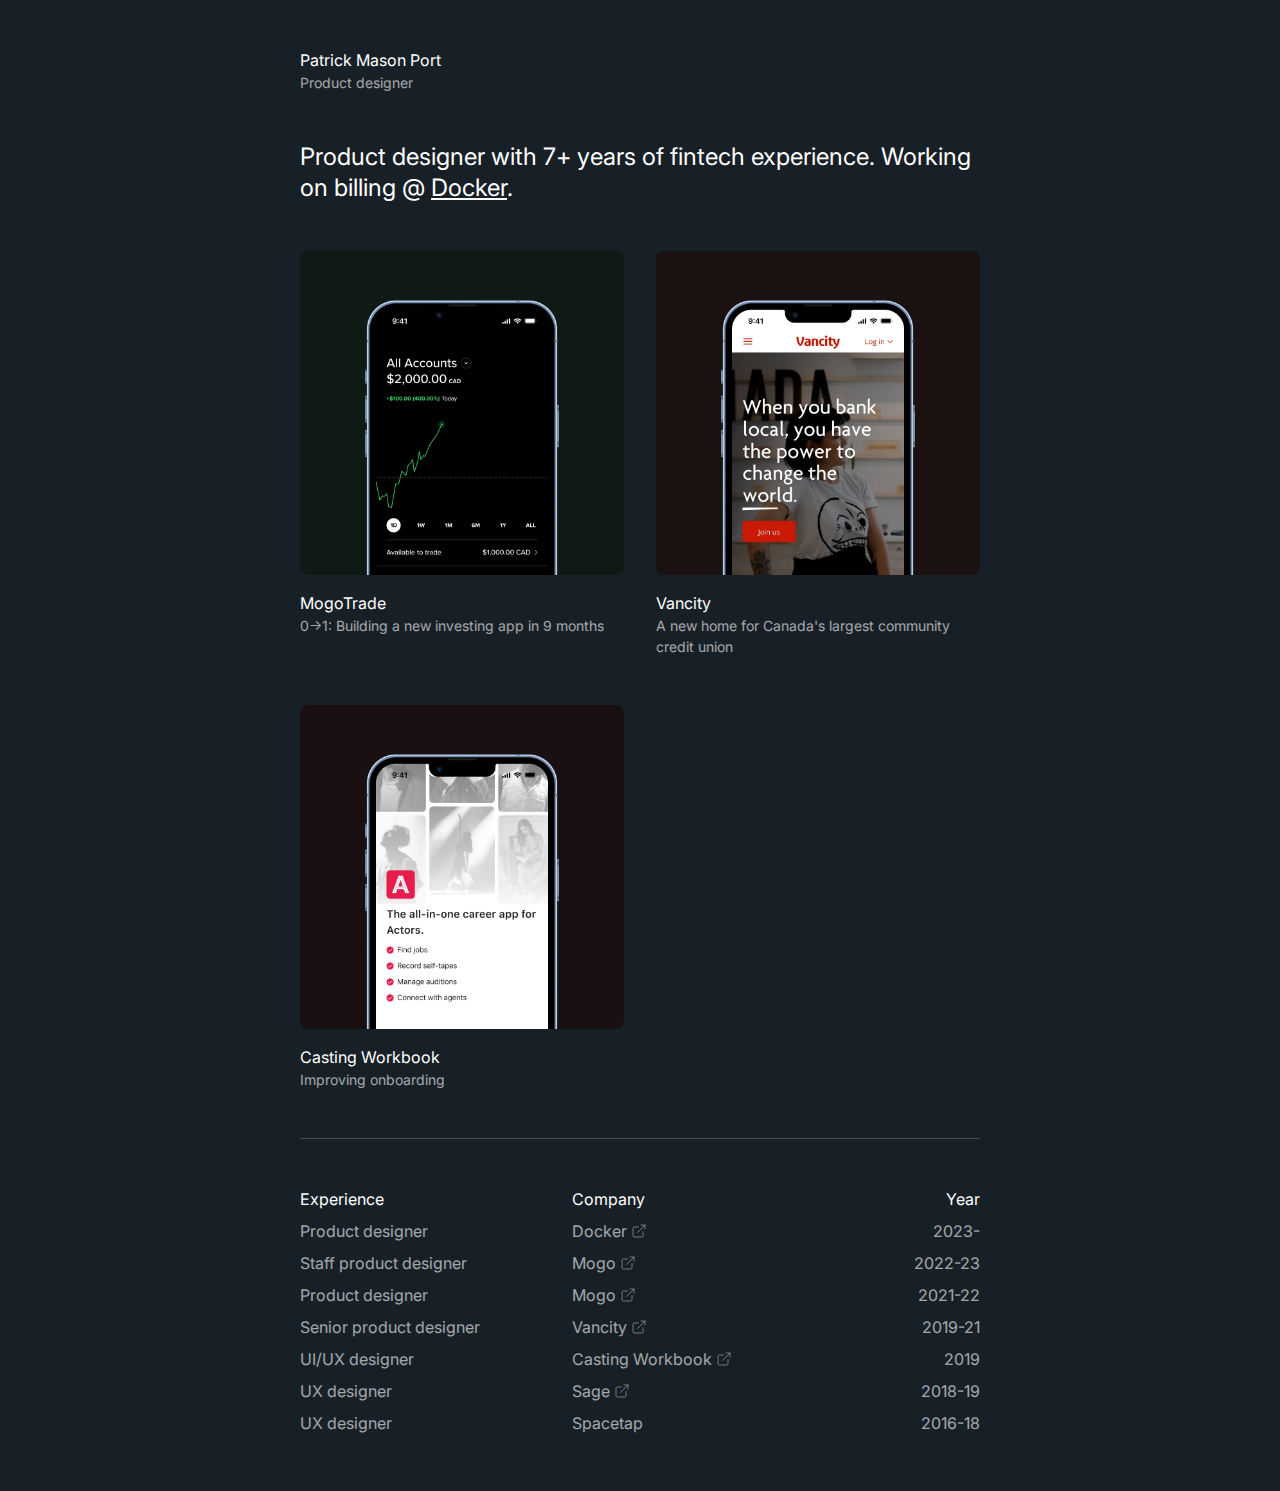
<file: index.html>
<!DOCTYPE html>
<html lang="en">
<head>
    <meta charset="UTF-8">
    <meta name="viewport" content="width=device-width, initial-scale=1.0">
    <link rel="preconnect" href="https://fonts.googleapis.com">
    <link rel="preconnect" href="https://fonts.gstatic.com" crossorigin>
    <link href="https://fonts.googleapis.com/css2?family=Inter:wght@100..900&display=swap" rel="stylesheet">
    <link rel="stylesheet" href="./styles.css">
    <title>Patrick Mason Port · Product Designer</title>
</head>
<body>
    <div class="contained name">
        <h3>Patrick Mason Port</h3>
        <p>Product designer</p>
    </div>
    <div class="contained statement fadeInUp-animation">
        <h1>Product designer with 7+ years of fintech experience. Working on billing @ <a href="https://www.docker.com">Docker</a>.</h1>
    </div>
<!--     <div class="contained divider"></div> -->
    <div class="contained grid-2">
        <a class="grid-item" href="./work/mogotrade.html">
            <div class="project-image phone-image mogotrade-image">
                <img src="./assets/work/mogotrade/mogotrade_cover.webp"/>
            </div>
            <h4>MogoTrade</h4>
            <p>0->1: Building a new investing app in 9 months</p>
        </a>
        <a class="grid-item" href="./work/vancity.html">
            <div class="project-image phone-image vancity-image">
                <img src="./assets/work/vancity/vancity_cover.webp"/>
            </div>
            <h4>Vancity</h4>
            <p>A new home for Canada's largest community credit union</p>
        </a>
        <a class="grid-item" href="./work/actor-app.html">
            <div class="project-image phone-image cwb-image">
                <img src="./assets/work/cwb/cwb_cover.webp"/>
            </div>
            <h4>Casting Workbook</h4>
            <p>Improving onboarding</p>
        </a>
    </div>
<!--     <div class="contained table">
        <div class="table-header">
            <p>Select projects</p>
            <p>Platform</p>
            <p>Year</p>
        </div>
        <a class="table-row no-link">
            <p>Billing (coming)</p>
            <p>Web App</p>
            <p>2023-24</p>
        </a>
        <a class="table-row" href="./work/mogotrade.html">
            <p>MogoTrade</p>
            <p>iOS, Android</p>
            <p>2021-22</p>
        </a>
        <a class="table-row" href="./work/vancity.html">
            <p>vancity.com</p>
            <p>Web</p>
            <p>2020</p>
        </a>
        <a class="table-row" href="./work/actor-app.html">
            <p>Onboarding</p>
            <p>iOS, Android</p>
            <p>2019</p>
        </a>
    </div> -->
    <div class="contained divider"></div>
    <div class="contained table">
        <div class="table-header">
            <p>Experience</p>
            <p>Company</p>
            <p>Year</p>
        </div>
        <a class="table-row" href="https://www.docker.com" target="_blank">
            <p>Product designer</p>
            <div class="p-icon">
                <p>Docker</p>
                <svg xmlns="http://www.w3.org/2000/svg" width="16" height="16" viewBox="0 0 24 24" fill="none" stroke="currentColor" stroke-width="1" stroke-linecap="round" stroke-linejoin="round" class="feather feather-external-link"><path d="M18 13v6a2 2 0 0 1-2 2H5a2 2 0 0 1-2-2V8a2 2 0 0 1 2-2h6"></path><polyline points="15 3 21 3 21 9"></polyline><line x1="10" y1="14" x2="21" y2="3"></line></svg>
            </div>
            <p>2023-</p>
        </a>
        <a class="table-row" href="https://www.mogo.ca" target="_blank">
            <p>Staff product designer</p>
            <div class="p-icon">
                <p>Mogo</p>
                <svg xmlns="http://www.w3.org/2000/svg" width="16" height="16" viewBox="0 0 24 24" fill="none" stroke="currentColor" stroke-width="1" stroke-linecap="round" stroke-linejoin="round" class="feather feather-external-link"><path d="M18 13v6a2 2 0 0 1-2 2H5a2 2 0 0 1-2-2V8a2 2 0 0 1 2-2h6"></path><polyline points="15 3 21 3 21 9"></polyline><line x1="10" y1="14" x2="21" y2="3"></line></svg>
            </div>
            <p>2022-23</p>
        </a>
        <a class="table-row" href="https://www.mogo.ca" target="_blank">
            <p>Product designer</p>
            <div class="p-icon">
                <p>Mogo</p>
                <svg xmlns="http://www.w3.org/2000/svg" width="16" height="16" viewBox="0 0 24 24" fill="none" stroke="currentColor" stroke-width="1" stroke-linecap="round" stroke-linejoin="round" class="feather feather-external-link"><path d="M18 13v6a2 2 0 0 1-2 2H5a2 2 0 0 1-2-2V8a2 2 0 0 1 2-2h6"></path><polyline points="15 3 21 3 21 9"></polyline><line x1="10" y1="14" x2="21" y2="3"></line></svg>
            </div>
            <p>2021-22</p>
        </a>
        <a class="table-row" href="https://www.vancity.com" target="_blank">
            <p>Senior product designer</p>
            <div class="p-icon">
                <p>Vancity</p>
                <svg xmlns="http://www.w3.org/2000/svg" width="16" height="16" viewBox="0 0 24 24" fill="none" stroke="currentColor" stroke-width="1" stroke-linecap="round" stroke-linejoin="round" class="feather feather-external-link"><path d="M18 13v6a2 2 0 0 1-2 2H5a2 2 0 0 1-2-2V8a2 2 0 0 1 2-2h6"></path><polyline points="15 3 21 3 21 9"></polyline><line x1="10" y1="14" x2="21" y2="3"></line></svg>
            </div>
            <p>2019-21</p>
        </a>
        <a class="table-row" href="https://www.castingworkbook.com" target="_blank">
            <p>UI/UX designer</p>
            <div class="p-icon">
                <p>Casting Workbook</p>
                <svg xmlns="http://www.w3.org/2000/svg" width="16" height="16" viewBox="0 0 24 24" fill="none" stroke="currentColor" stroke-width="1" stroke-linecap="round" stroke-linejoin="round" class="feather feather-external-link"><path d="M18 13v6a2 2 0 0 1-2 2H5a2 2 0 0 1-2-2V8a2 2 0 0 1 2-2h6"></path><polyline points="15 3 21 3 21 9"></polyline><line x1="10" y1="14" x2="21" y2="3"></line></svg>
            </div>
            <p>2019</p>
        </a>
        <a class="table-row" href="https://www.sage.com/en-gb" target="_blank">
            <p>UX designer</p>
            <div class="p-icon">
                <p>Sage</p>
                <svg xmlns="http://www.w3.org/2000/svg" width="16" height="16" viewBox="0 0 24 24" fill="none" stroke="currentColor" stroke-width="1" stroke-linecap="round" stroke-linejoin="round" class="feather feather-external-link"><path d="M18 13v6a2 2 0 0 1-2 2H5a2 2 0 0 1-2-2V8a2 2 0 0 1 2-2h6"></path><polyline points="15 3 21 3 21 9"></polyline><line x1="10" y1="14" x2="21" y2="3"></line></svg>
            </div>
            <p>2018-19</p>
        </a>
        <a class="table-row no-link">
            <p>UX designer</p>
            <div class="p-icon">
                <p>Spacetap</p>
            </div>
            <p>2016-18</p>
        </a>
    </div>
</body>
</html>
</file>
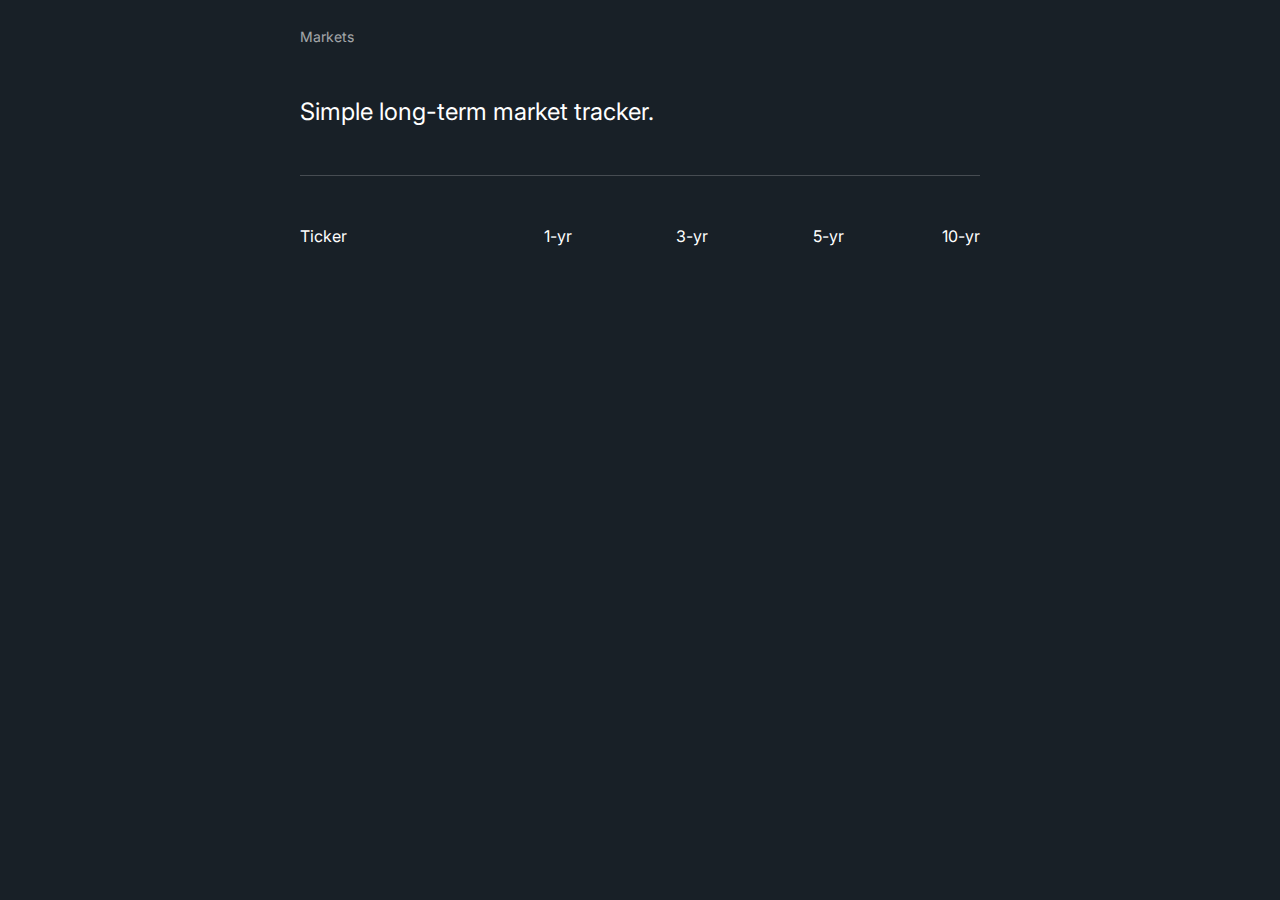
<file: markets/markets.html>
<!DOCTYPE html>
<html lang="en">
    <head>
        <meta charset="UTF-8">
        <meta name="viewport" content="width=device-width, initial-scale=1.0">
        <link rel="preconnect" href="https://fonts.googleapis.com">
        <link rel="preconnect" href="https://fonts.gstatic.com" crossorigin>
        <link href="https://fonts.googleapis.com/css2?family=Inter:wght@100..900&display=swap" rel="stylesheet">
        <link rel="stylesheet" href="../styles.css">
        <title>Patrick Mason Port · Markets</title>
    </head>
<body>
    <header>
        <a href="../index.html">Markets</a>
    </header>
    
    <div class="contained statement">
        <h1>Simple long-term market tracker.</h1>
    </div>

    <div class="contained divider"></div>

    <div class="contained table market">
        <div class="table-header">
            <p>Ticker</p>
            <p class="right-aligned">1-yr</p>
            <p class="right-aligned">3-yr</p>
            <p class="right-aligned">5-yr</p>
            <p class="right-aligned">10-yr</p>
        </div>
        <div id="stockGrid"><p>Test</p></div>
    </div>
    <script src="../javascript/markets.js"></script>
</body>
</html>
</file>
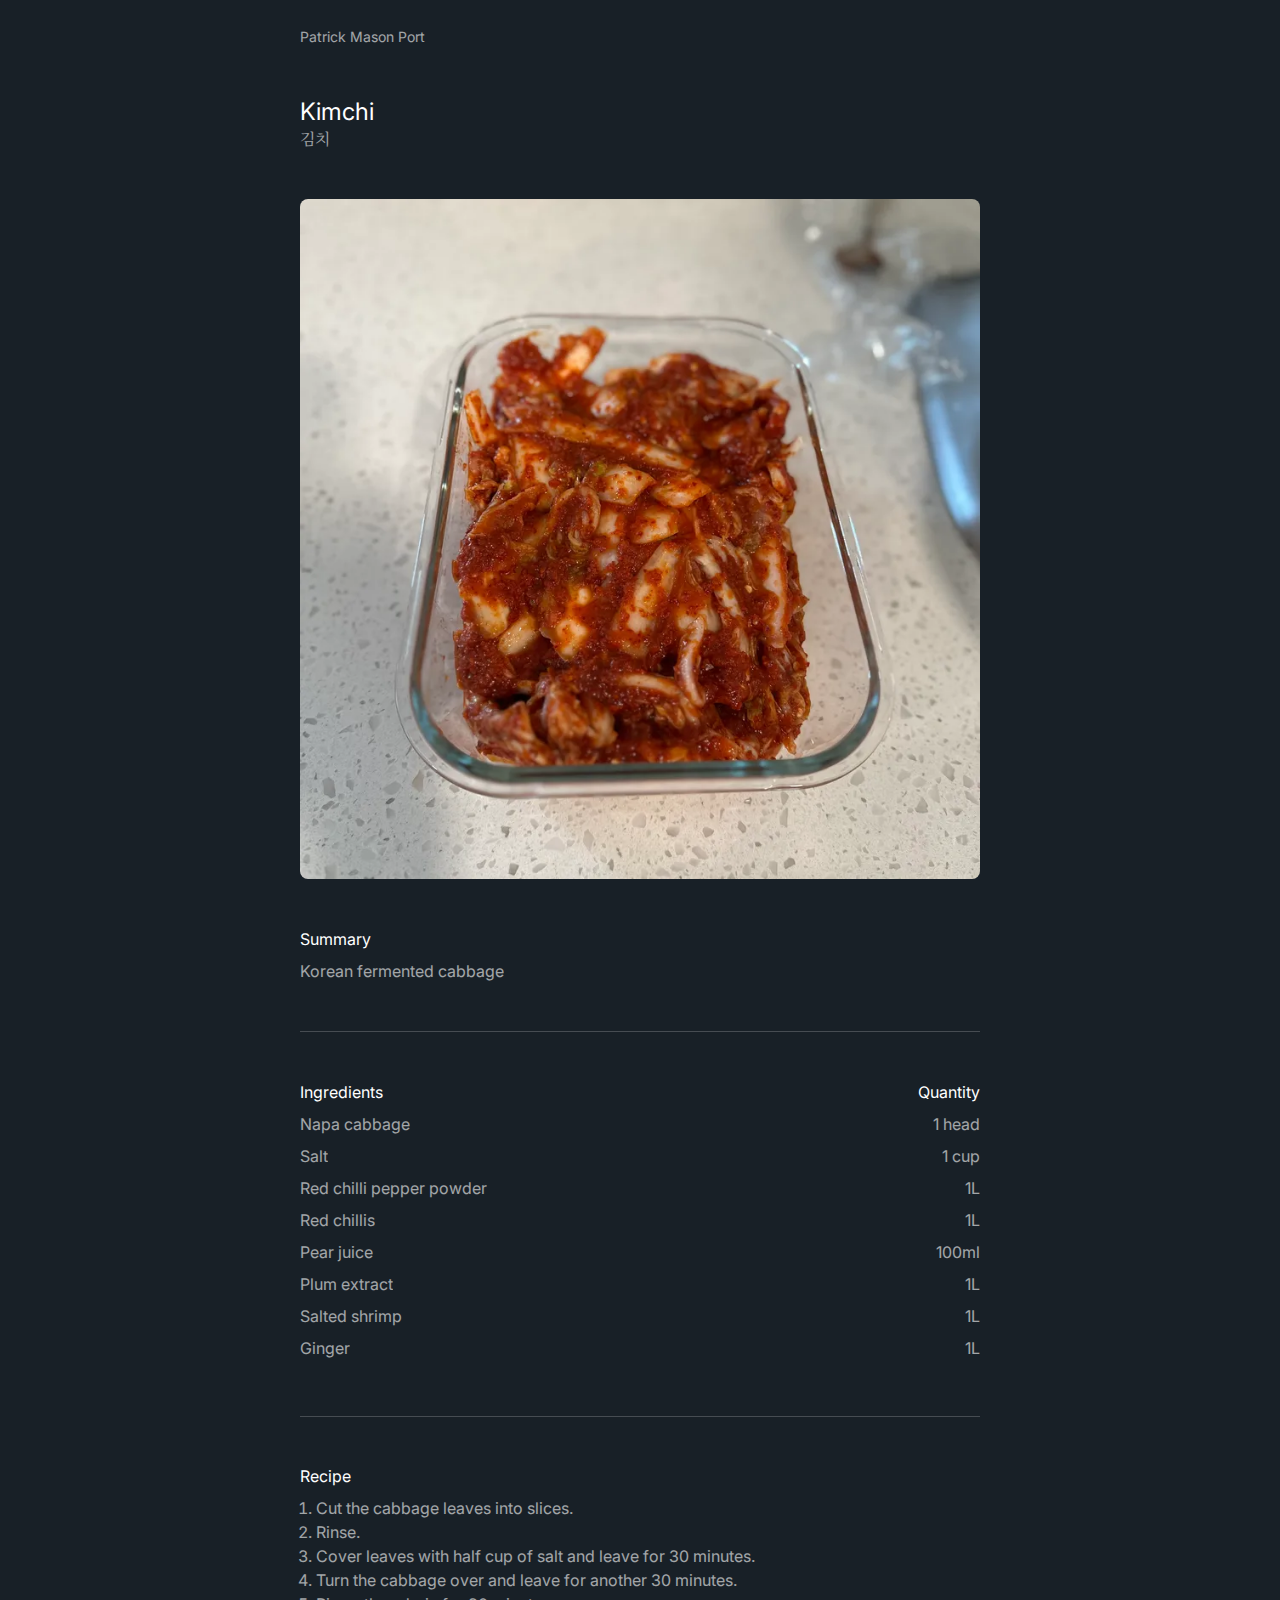
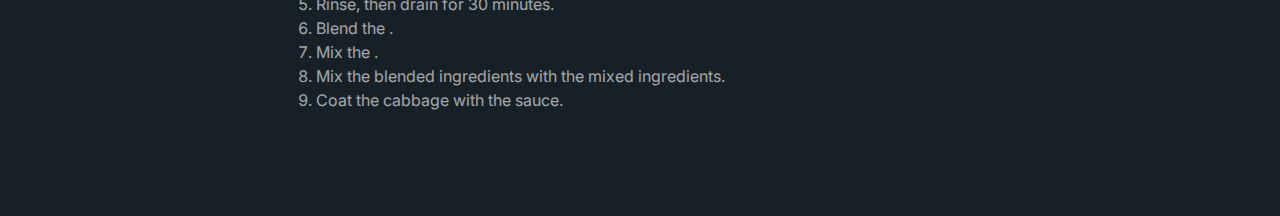
<file: recipes/kimchi.html>
<!DOCTYPE html>
<html lang="en">
<head>
    <meta charset="UTF-8">
    <meta name="viewport" content="width=device-width, initial-scale=1.0">
    <link rel="preconnect" href="https://fonts.googleapis.com">
    <link rel="preconnect" href="https://fonts.gstatic.com" crossorigin>
    <link href="https://fonts.googleapis.com/css2?family=Inter:wght@100..900&family=Noto+Serif+KR:wght@200..900&display=swap" rel="stylesheet">
    <link rel="stylesheet" href="../styles.css">
    <title>Patrick Mason Port · Product Designer</title>
</head>
<body class="recipe">
    <header>
        <a href="../index.html">Patrick Mason Port</a>
    </header>

    <div class="contained statement">
        <h1>Kimchi</h1>
        <p class="kr">김치</p>
    </div>

    <div class="contained recipe-image">
        <img src="../assets/recipes/kimchi/kimchi.webp">
    </div>

    <div class="contained subhead-text">
        <h4>Summary</h4>
        <p>Korean fermented cabbage</p>
    </div>

    <div class="contained divider"></div>

    <div class="contained table">
        <div class="table-header">
            <p>Ingredients</p>
            <p>Quantity</p>
        </div>
        <div class="table-row">
            <p>Napa cabbage</p>
            <p>1 head</p>
        </div>
        <div class="table-row">
            <p>Salt</p>
            <p>1 cup</p>
        </div>
        <div class="table-row">
            <p>Red chilli pepper powder</p>
            <p>1L</p>
        </div>
        <div class="table-row">
            <p>Red chillis</p>
            <p>1L</p>
        </div>
        <div class="table-row">
            <p>Pear juice</p>
            <p>100ml</p>
        </div>
        <div class="table-row">
            <p>Plum extract</p>
            <p>1L</p>
        </div>
        <div class="table-row">
            <p>Salted shrimp</p>
            <p>1L</p>
        </div>
        <div class="table-row">
            <p>Ginger</p>
            <p>1L</p>
        </div>
    </div>

    <div class="contained divider"></div>

    <div class="contained subhead-text table">
        <h4>Recipe</h4>
        <ol>
            <li>Cut the cabbage leaves into slices.</li>
            <li>Rinse.</li>
            <li>Cover leaves with half cup of salt and leave for 30 minutes.</li>
            <li>Turn the cabbage over and leave for another 30 minutes.</li>
            <li>Rinse, then drain for 30 minutes.</li>
            <li>Blend the .</li>
            <li>Mix the .</li>
            <li>Mix the blended ingredients with the mixed ingredients.</li>
            <li>Coat the cabbage with the sauce.</li>
        </ol>
    </div>
</file>
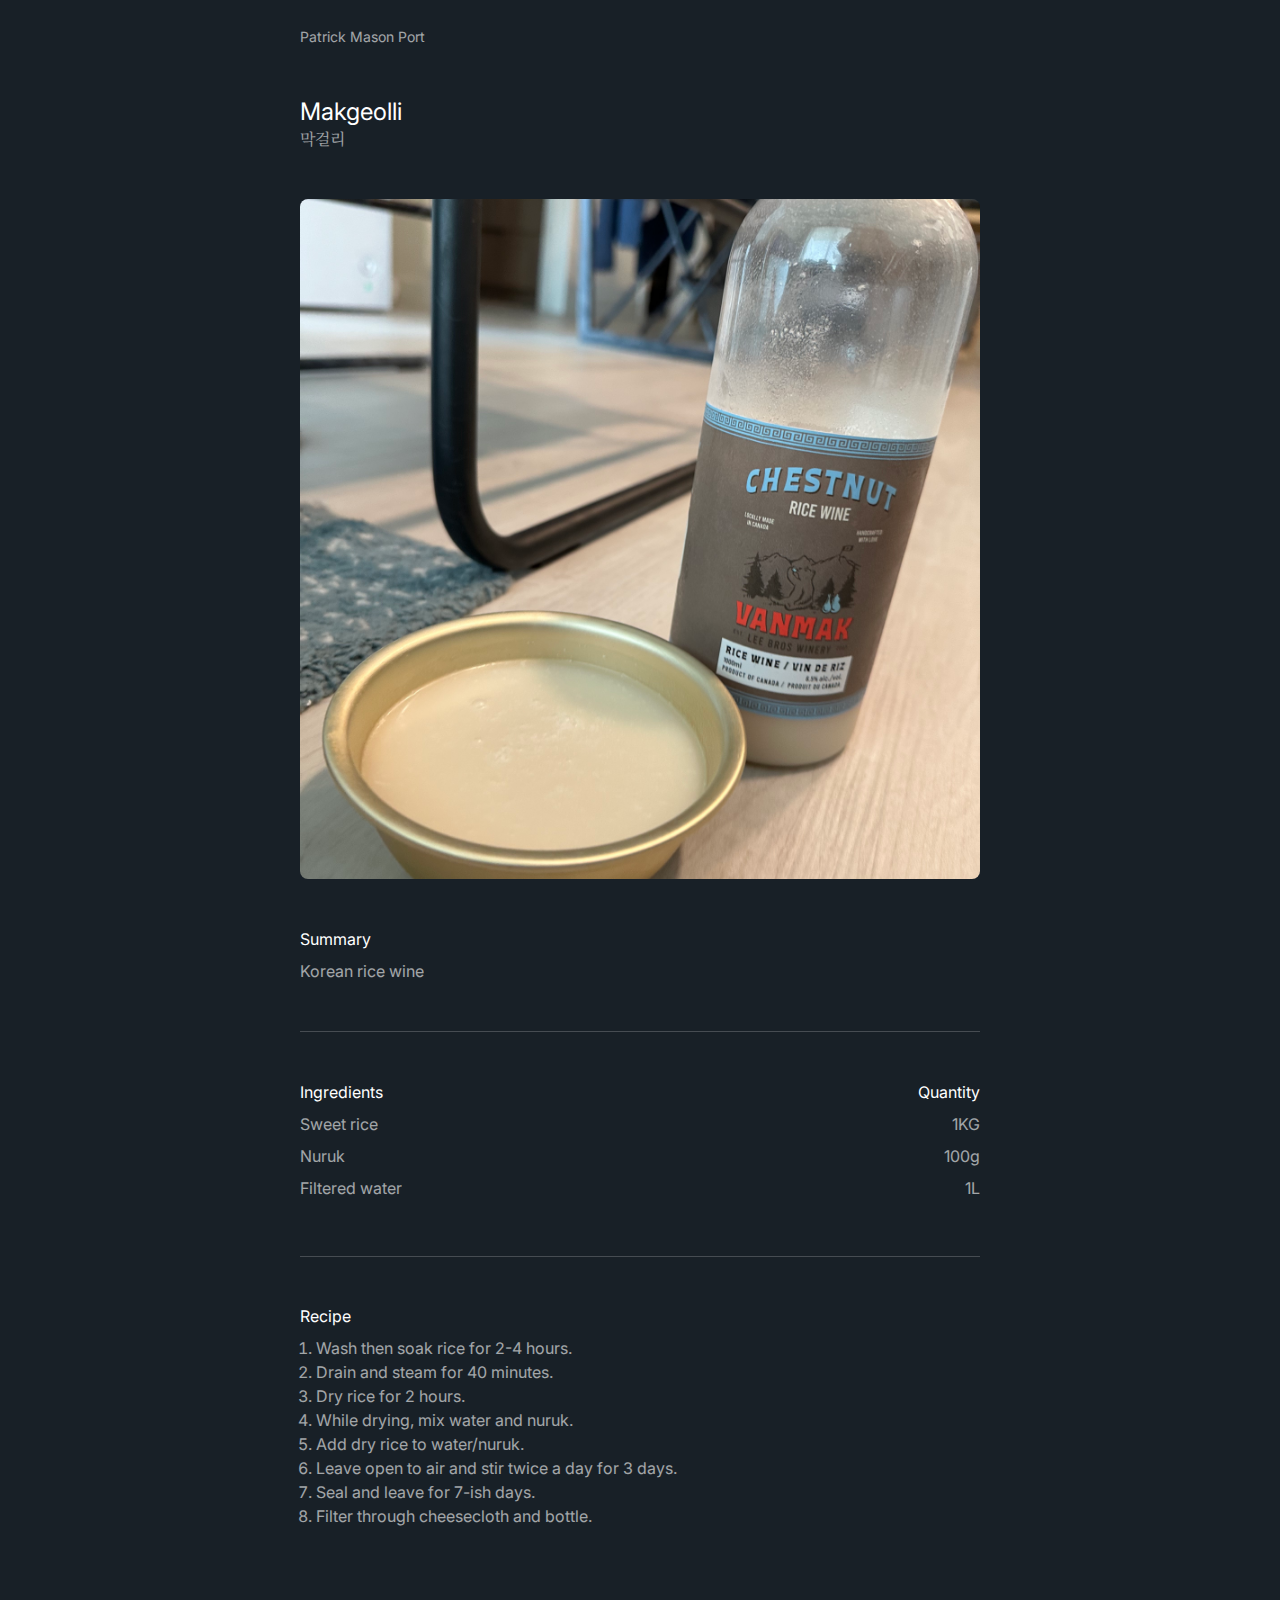
<file: recipes/makgeolli.html>
<!DOCTYPE html>
<html lang="en">
<head>
    <meta charset="UTF-8">
    <meta name="viewport" content="width=device-width, initial-scale=1.0">
    <link rel="preconnect" href="https://fonts.googleapis.com">
    <link rel="preconnect" href="https://fonts.gstatic.com" crossorigin>
    <link href="https://fonts.googleapis.com/css2?family=Inter:wght@100..900&family=Noto+Serif+KR:wght@200..900&display=swap" rel="stylesheet">
    <link rel="stylesheet" href="../styles.css">
    <title>Patrick Mason Port · Product Designer</title>
</head>
<body class="recipe">
    <header>
        <a href="../index.html">Patrick Mason Port</a>
    </header>

    <div class="contained statement">
        <h1>Makgeolli</h1>
        <p class="kr">막걸리</p>
    </div>

    <div class="contained recipe-image">
        <img src="../assets/recipes/makgeolli/makgeolli.jpg">
    </div>

    <div class="contained subhead-text">
        <h4>Summary</h4>
        <p>Korean rice wine</p>
    </div>

    <div class="contained divider"></div>

    <div class="contained table">
        <div class="table-header">
            <p>Ingredients</p>
            <p>Quantity</p>
        </div>
        <div class="table-row">
            <p>Sweet rice</p>
            <p>1KG</p>
        </div>
        <div class="table-row">
            <p>Nuruk</p>
            <p>100g</p>
        </div>
        <div class="table-row">
            <p>Filtered water</p>
            <p>1L</p>
        </div>
    </div>

    <div class="contained divider"></div>

    <div class="contained subhead-text table">
        <h4>Recipe</h4>
        <ol>
            <li>Wash then soak rice for 2-4 hours.</li>
            <li>Drain and steam for 40 minutes.</li>
            <li>Dry rice for 2 hours.</li>
            <li>While drying, mix water and nuruk.</li>
            <li>Add dry rice to water/nuruk.</li>
            <li>Leave open to air and stir twice a day for 3 days.</li>
            <li>Seal and leave for 7-ish days.</li>
            <li>Filter through cheesecloth and bottle.</li>
        </ol>
    </div>
</file>
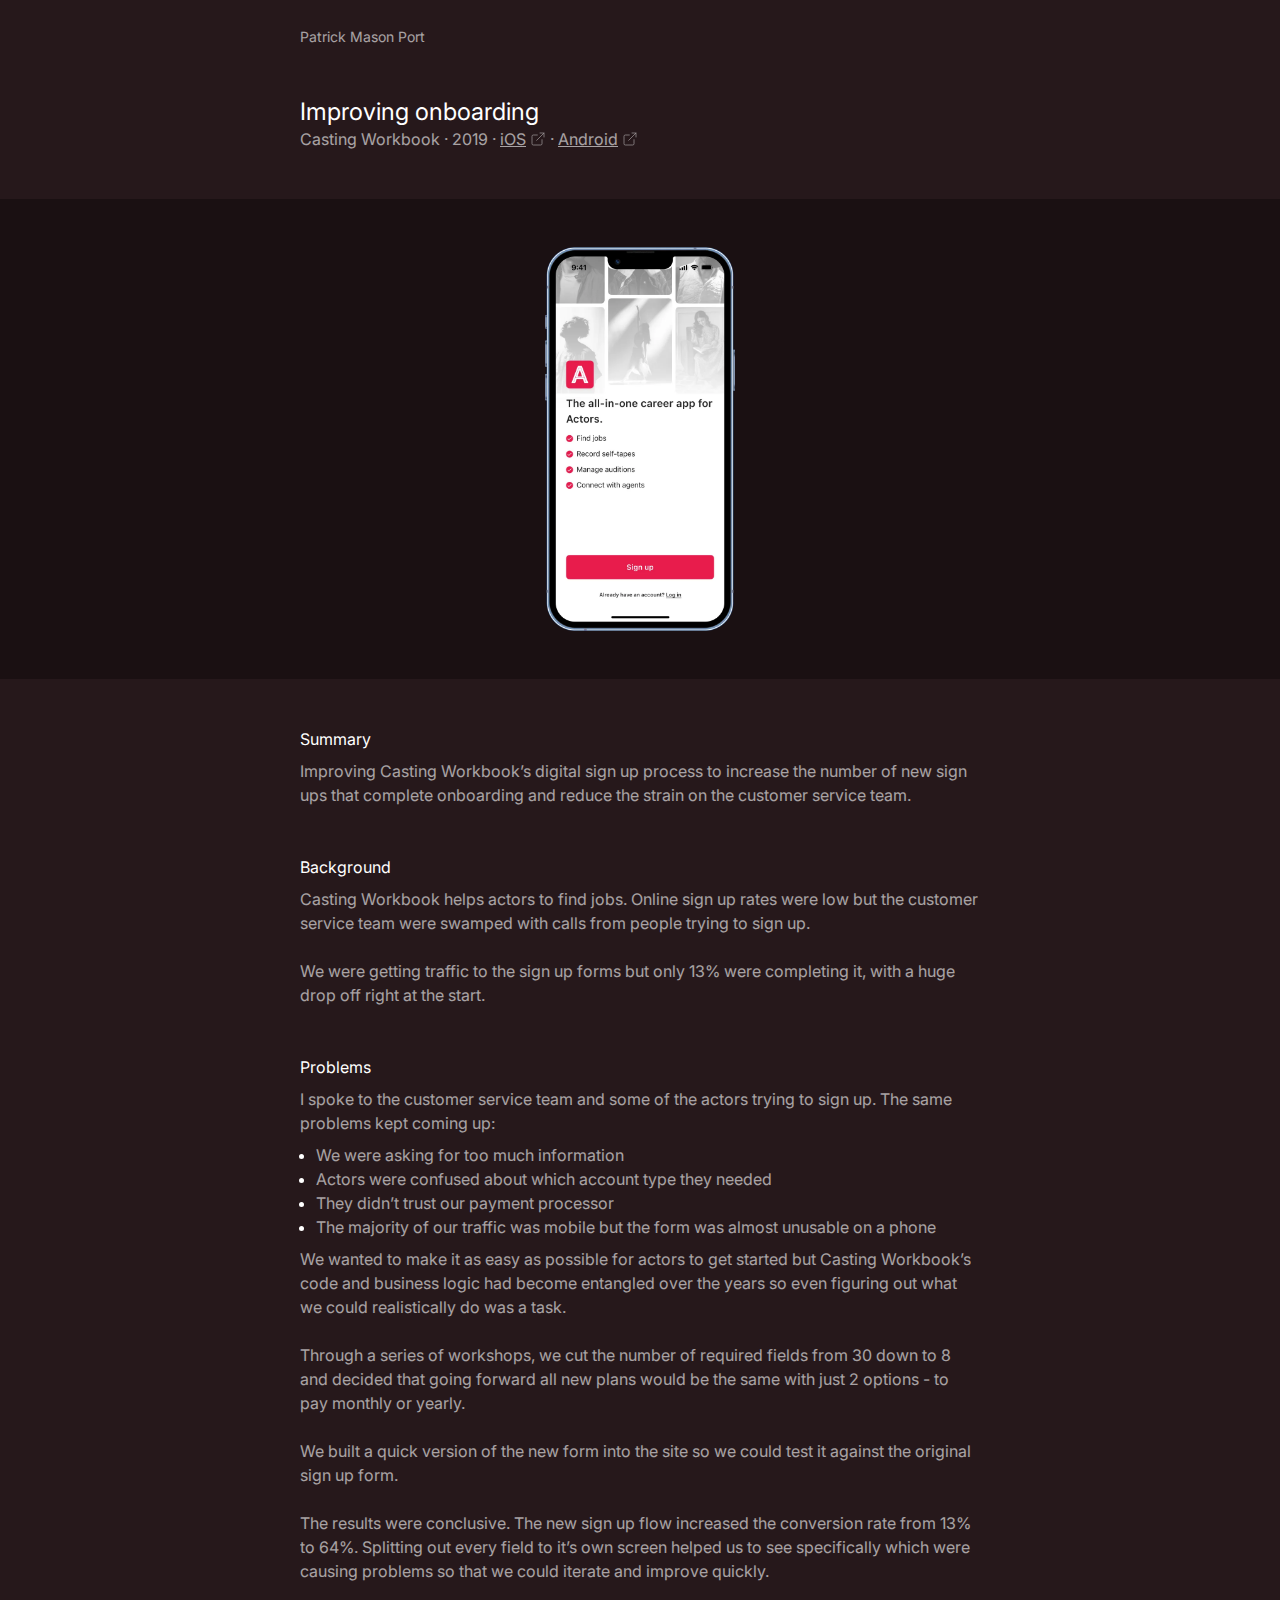
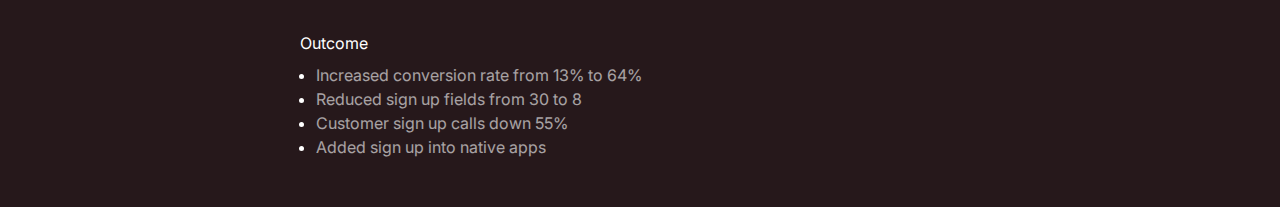
<file: work/actor-app.html>
<!DOCTYPE html>
<html lang="en">
<head>
    <meta charset="UTF-8">
    <meta name="viewport" content="width=device-width, initial-scale=1.0">
    <link rel="preconnect" href="https://fonts.googleapis.com">
    <link rel="preconnect" href="https://fonts.gstatic.com" crossorigin>
    <link href="https://fonts.googleapis.com/css2?family=Inter:wght@100..900&display=swap" rel="stylesheet">
    <link rel="stylesheet" href="../styles.css">
    <title>Patrick Mason Port · Product Designer</title>
</head>
<body class="cwb">
    <header>
        <a href="../index.html">Patrick Mason Port</a>
    </header>

    <div class="contained statement">
        <h1>Improving onboarding</h1>
        <div class="text-links">
            <p>Casting Workbook · 2019 ·</p>
            <a class="external-link" href="https://apps.apple.com/ca/app/actor-app-by-casting-workbook/id911898214" targer="_blank">
                iOS
                <svg xmlns="http://www.w3.org/2000/svg" width="16" height="16" viewBox="0 0 24 24" fill="none" stroke="currentColor" stroke-width="1" stroke-linecap="round" stroke-linejoin="round" class="feather feather-external-link"><path d="M18 13v6a2 2 0 0 1-2 2H5a2 2 0 0 1-2-2V8a2 2 0 0 1 2-2h6"></path><polyline points="15 3 21 3 21 9"></polyline><line x1="10" y1="14" x2="21" y2="3"></line></svg>
            </a>
            <p>·</p>
            <a class="external-link" href="https://play.google.com/store/apps/details?id=com.cwb.selftapingapp&hl=en_CA" targer="_blank">
                Android
                <svg xmlns="http://www.w3.org/2000/svg" width="16" height="16" viewBox="0 0 24 24" fill="none" stroke="currentColor" stroke-width="1" stroke-linecap="round" stroke-linejoin="round" class="feather feather-external-link"><path d="M18 13v6a2 2 0 0 1-2 2H5a2 2 0 0 1-2-2V8a2 2 0 0 1 2-2h6"></path><polyline points="15 3 21 3 21 9"></polyline><line x1="10" y1="14" x2="21" y2="3"></line></svg>
            </a>
        </div>
    </div>

    <div class="cover-image cwb-image">
        <img src="../assets/work/cwb/cwb_cover.webp">
    </div>

    <div class="contained subhead-text">
        <h4>Summary</h4>
        <p>Improving Casting Workbook’s digital sign up process to increase the number of new sign ups that complete onboarding and reduce the strain on the customer service team.</p>
    </div>

    <div class="contained subhead-text">
        <h4>Background</h4>
        <p>Casting Workbook helps actors to find jobs. Online sign up rates were low but the customer service team were swamped with calls from people trying to sign up.</p>
        <p>We were getting traffic to the sign up forms but only 13% were completing it, with a huge drop off right at the start.</p>
    </div>

    <div class="contained subhead-text">
        <h4>Problems</h4>
        <p class="above-list">I spoke to the customer service team and some of the actors trying to sign up. The same problems kept coming up:</p>
        <ul>
            <li><p>We were asking for too much information</p></li>
            <li><p>Actors were confused about which account type they needed</p></li>
            <li><p>They didn’t trust our payment processor</p></li>    
            <li><p>The majority of our traffic was mobile but the form was almost unusable on a phone</p></li>        
        </ul>
        <p>We wanted to make it as easy as possible for actors to get started but Casting Workbook’s code and business logic had become entangled over the years so even figuring out what we could realistically do was a task.</p>
        <p>Through a series of workshops, we cut the number of required fields from 30 down to 8 and decided that going forward all new plans would be the same with just 2 options - to pay monthly or yearly.</p>
        <p>We built a quick version of the new form into the site so we could test it against the original sign up form.</p>
        <p>The results were conclusive. The new sign up flow increased the conversion rate from 13% to 64%. Splitting out every field to it’s own screen helped us to see specifically which were causing problems so that we could iterate and improve quickly.</p>
    </div>

    <div class="contained subhead-text">
        <h4>Outcome</h4>
        <ul>
            <li><p>Increased conversion rate from 13% to 64%</p></li>
            <li><p>Reduced sign up fields from 30 to 8</p></li>
            <li><p>Customer sign up calls down 55%</p></li>
            <li><p>Added sign up into native apps </p></li>
        </ul>
    </div>
</body>
</html>
</file>
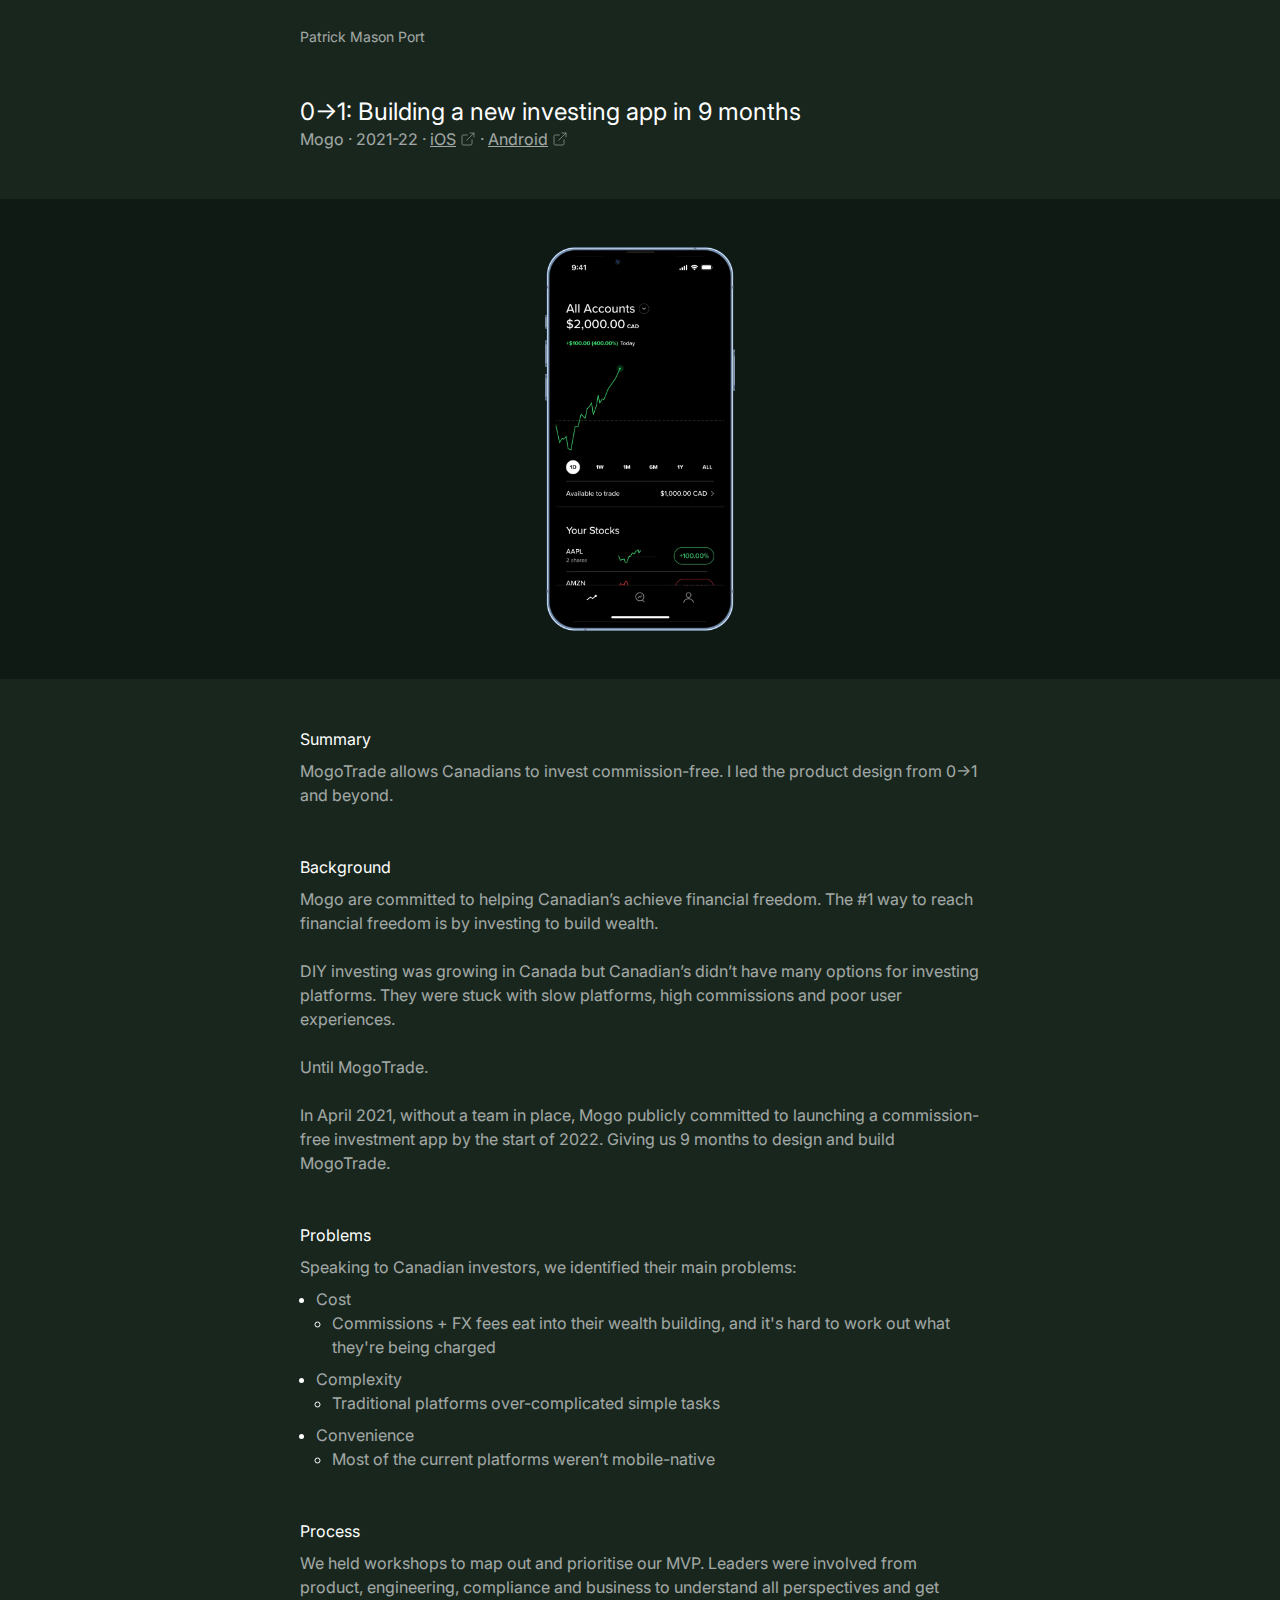
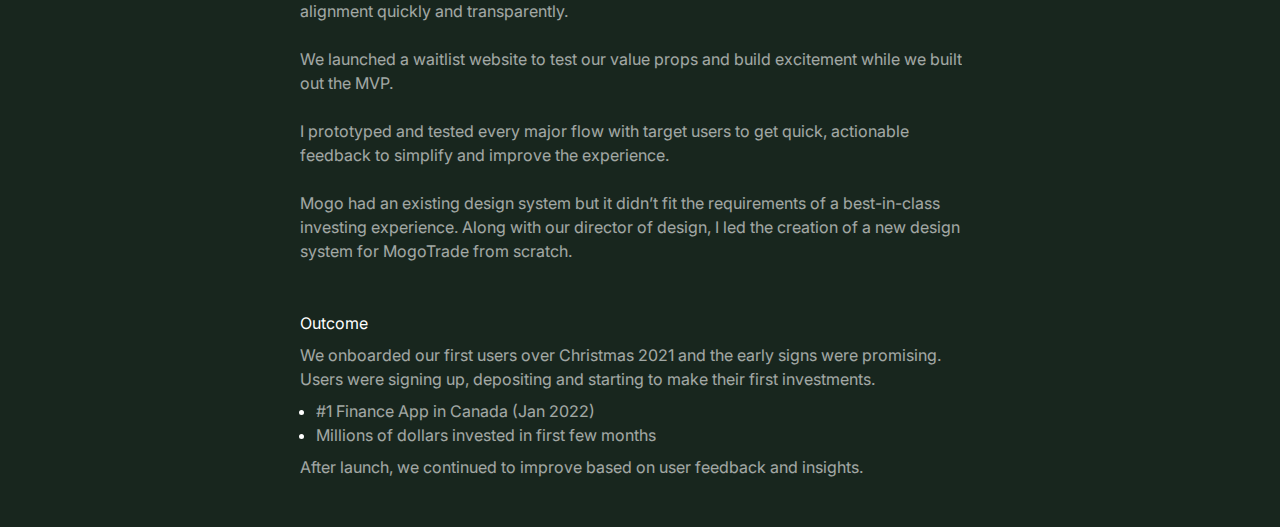
<file: work/mogotrade.html>
<!DOCTYPE html>
<html lang="en">
<head>
    <meta charset="UTF-8">
    <meta name="viewport" content="width=device-width, initial-scale=1.0">
    <link rel="preconnect" href="https://fonts.googleapis.com">
    <link rel="preconnect" href="https://fonts.gstatic.com" crossorigin>
    <link href="https://fonts.googleapis.com/css2?family=Inter:wght@100..900&display=swap" rel="stylesheet">
    <link rel="stylesheet" href="../styles.css">
    <title>Patrick Mason Port · Product Designer</title>
</head>
<body class="mogotrade">
    <header>
        <a href="../index.html">Patrick Mason Port</a>
    </header>
    
    <div class="contained statement">
        <h1>0->1: Building a new investing app in 9 months</h1>
        <div class="text-links">
            <p>Mogo · 2021-22 ·</p>
            <a class="external-link" href="https://apps.apple.com/ca/app/mogo-buffett-mode/id1593256851" targer="_blank">
                iOS
                <svg xmlns="http://www.w3.org/2000/svg" width="16" height="16" viewBox="0 0 24 24" fill="none" stroke="currentColor" stroke-width="1" stroke-linecap="round" stroke-linejoin="round" class="feather feather-external-link"><path d="M18 13v6a2 2 0 0 1-2 2H5a2 2 0 0 1-2-2V8a2 2 0 0 1 2-2h6"></path><polyline points="15 3 21 3 21 9"></polyline><line x1="10" y1="14" x2="21" y2="3"></line></svg>
            </a>
            <p>·</p>
            <a class="external-link" href="https://play.google.com/store/apps/details?id=ca.mogo.trade&hl=en_CA&pli=1" targer="_blank">
                Android
                <svg xmlns="http://www.w3.org/2000/svg" width="16" height="16" viewBox="0 0 24 24" fill="none" stroke="currentColor" stroke-width="1" stroke-linecap="round" stroke-linejoin="round" class="feather feather-external-link"><path d="M18 13v6a2 2 0 0 1-2 2H5a2 2 0 0 1-2-2V8a2 2 0 0 1 2-2h6"></path><polyline points="15 3 21 3 21 9"></polyline><line x1="10" y1="14" x2="21" y2="3"></line></svg>
            </a>
        </div>
    </div>

    <div class="cover-image mogotrade-image">
        <img src="../assets/work/mogotrade/mogotrade_cover.webp">
    </div>

    <div class="contained subhead-text">
        <h4>Summary</h4>
        <p>MogoTrade allows Canadians to invest commission-free. I led the product design from 0→1 and beyond.</p>
    </div>

    <div class="contained subhead-text">
        <h4>Background</h4>
        <p>Mogo are committed to helping Canadian’s achieve financial freedom. The #1 way to reach financial freedom is by investing to build wealth.</p>
        <p>DIY investing was growing in Canada but Canadian’s didn’t have many options for investing platforms. They were stuck with slow platforms, high commissions and poor user experiences.</p>
        <p>Until MogoTrade.</p>
        <p>In April 2021, without a team in place, Mogo publicly committed to launching a commission-free investment app by the start of 2022. Giving us 9 months to design and build MogoTrade.</p>
    </div>

    <div class="contained subhead-text">
        <h4>Problems</h4>
        <p class="above-list">Speaking to Canadian investors, we identified their main problems:</p>
        <ul>
            <li><p>Cost</p></li>
            <ul>
                <li><p>Commissions + FX fees eat into their wealth building, and it's hard to work out what they're being charged</p></li>
            </ul>
            <li><p>Complexity</p></li>
            <ul>
                <li><p>Traditional platforms over-complicated simple tasks</p></li>
            </ul>
            <li><p>Convenience</p></li>
            <ul>
                <li><p>Most of the current platforms weren’t mobile-native</p></li>
            </ul>
        </ul>
    </div>
    
    <div class="contained subhead-text">
        <h4>Process</h4>
        <p>We held workshops to map out and prioritise our MVP. Leaders were involved from product, engineering, compliance and business to understand all perspectives and get alignment quickly and transparently.</p>
        <p>We launched a waitlist website to test our value props and build excitement while we built out the MVP.</p>
        <p>I prototyped and tested every major flow with target users to get quick, actionable feedback to simplify and improve the experience.</p>
        <p>Mogo had an existing design system but it didn’t fit the requirements of a best-in-class investing experience. Along with our director of design, I led the creation of a new design system for MogoTrade from scratch.</p>
    </div>

    <div class="contained subhead-text">
        <h4>Outcome</h4>
        <p class="above-list">We onboarded our first users over Christmas 2021 and the early signs were promising. Users were signing up, depositing and starting to make their first investments.</p>
        <ul>
            <li><p>#1 Finance App in Canada (Jan 2022)</p></li>
            <li><p>Millions of dollars invested in first few months</p></li>
        </ul>
        <p>After launch, we continued to improve based on user feedback and insights.</p>
    </div>
</body>
</html>
</file>
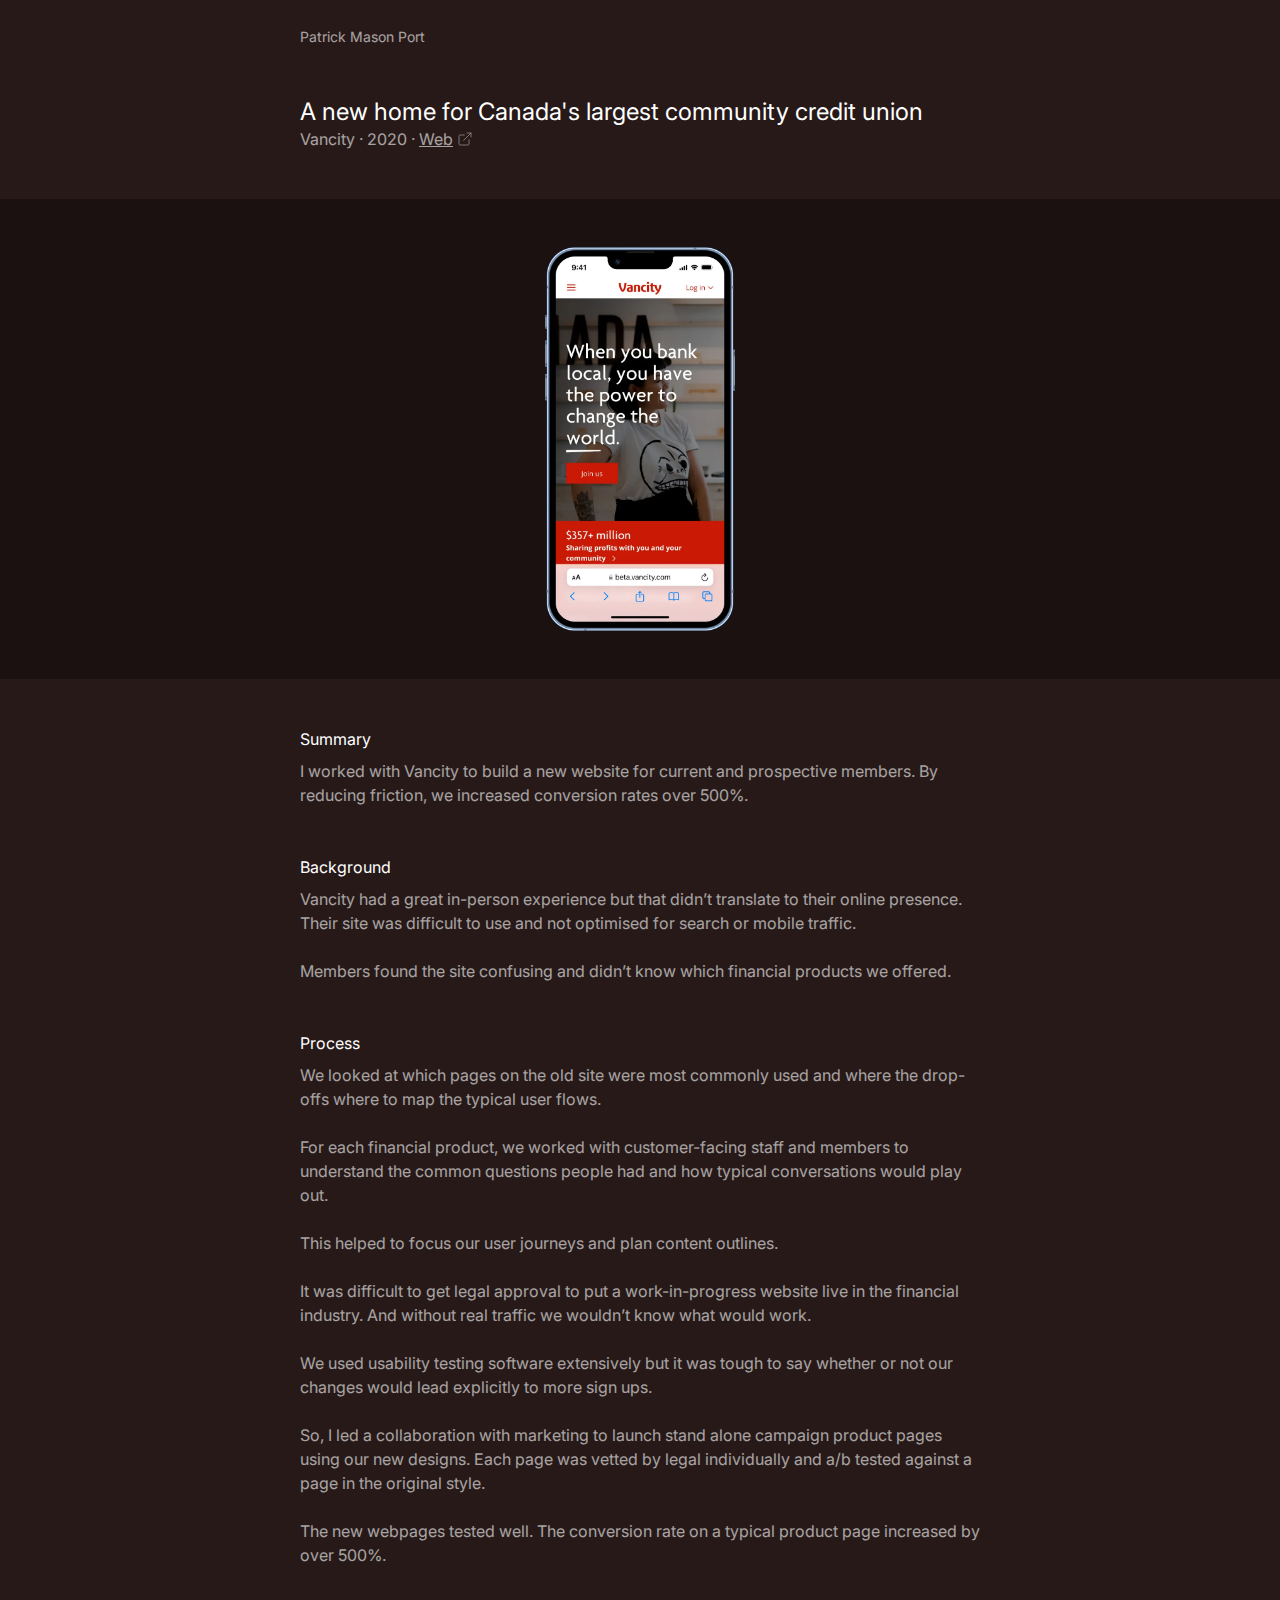
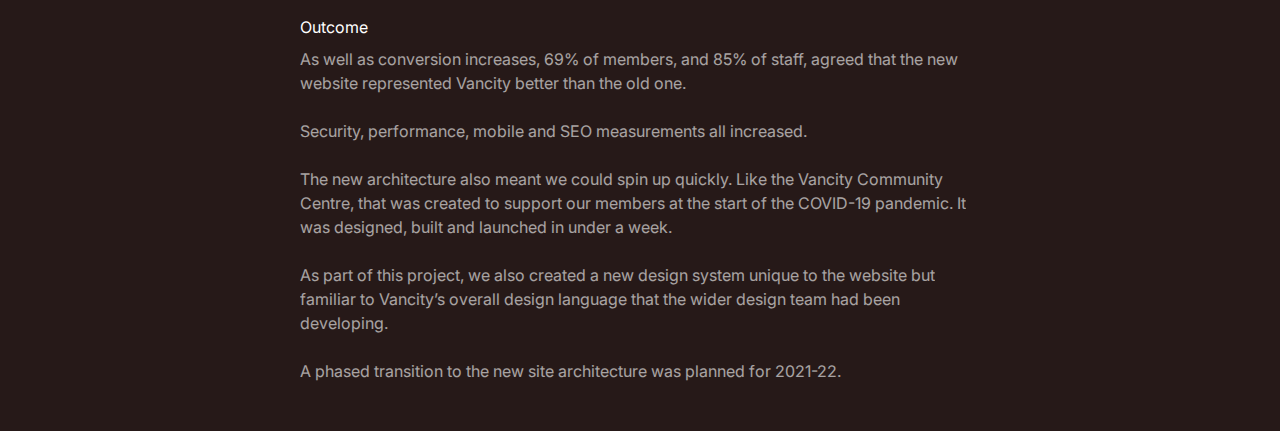
<file: work/vancity.html>
<!DOCTYPE html>
<html lang="en">
<head>
    <meta charset="UTF-8">
    <meta name="viewport" content="width=device-width, initial-scale=1.0">
    <link rel="preconnect" href="https://fonts.googleapis.com">
    <link rel="preconnect" href="https://fonts.gstatic.com" crossorigin>
    <link href="https://fonts.googleapis.com/css2?family=Inter:wght@100..900&display=swap" rel="stylesheet">
    <link rel="stylesheet" href="../styles.css">
    <title>Patrick Mason Port · Product Designer</title>
</head>
<body class="vancity">
    <header>
        <a href="../index.html">Patrick Mason Port</a>
    </header>

    <div class="contained statement">
        <h1>A new home for Canada's largest community credit union</h1>
        <div class="text-links">
            <p>Vancity · 2020 ·</p>
            <a class="external-link" href="https://vancity.com" targer="_blank">
                Web
                <svg xmlns="http://www.w3.org/2000/svg" width="16" height="16" viewBox="0 0 24 24" fill="none" stroke="currentColor" stroke-width="1" stroke-linecap="round" stroke-linejoin="round" class="feather feather-external-link"><path d="M18 13v6a2 2 0 0 1-2 2H5a2 2 0 0 1-2-2V8a2 2 0 0 1 2-2h6"></path><polyline points="15 3 21 3 21 9"></polyline><line x1="10" y1="14" x2="21" y2="3"></line></svg>
            </a>
        </div>
    </div>

    <div class="cover-image vancity-image">
        <img src="../assets/work/vancity/vancity_cover.webp">
    </div>

    <div class="contained subhead-text">
        <h4>Summary</h4>
        <p>I worked with Vancity to build a new website for current and prospective members. By reducing friction, we increased conversion rates over 500%.</p>
    </div>

    <div class="contained subhead-text">
        <h4>Background</h4>
        <p>Vancity had a great in-person experience but that didn’t translate to their online presence. Their site was difficult to use and not optimised for search or mobile traffic.</p>
        <p>Members found the site confusing and didn’t know which financial products we offered.</p>
    </div>
    
    <div class="contained subhead-text">
        <h4>Process</h4>
        <p>We looked at which pages on the old site were most commonly used and where the drop-offs where to map the typical user flows.</p>
        <p>For each financial product, we worked with customer-facing staff and members to understand the common questions people had and how typical conversations would play out.</p>
        <p>This helped to focus our user journeys and plan content outlines.</p>
        <p>It was difficult to get legal approval to put a work-in-progress website live in the financial industry. And without real traffic we wouldn’t know what would work.</p>
        <p>We used usability testing software extensively but it was tough to say whether or not our changes would lead explicitly to more sign ups.</p>
        <p>So, I led a collaboration with marketing to launch stand alone campaign product pages using our new designs. Each page was vetted by legal individually and a/b tested against a page in the original style.</p>
        <p>The new webpages tested well. The conversion rate on a typical product page increased by over 500%.</p>
    </div>

    <div class="contained subhead-text">
        <h4>Outcome</h4>
        <p>As well as conversion increases, 69% of members, and 85% of staff, agreed that the new website represented Vancity better than the old one.</p>
        <p>Security, performance, mobile and SEO measurements all increased.</p>
        <p>The new architecture also meant we could spin up quickly. Like the Vancity Community Centre, that was created to support our members at the start of the COVID-19 pandemic. It was designed, built and launched in under a week.</p>
        <p>As part of this project, we also created a new design system unique to the website but familiar to Vancity’s overall design language that the wider design team had been developing.</p>
        <p>A phased transition to the new site architecture was planned for 2021-22.</p>
</body>
</html>
</file>
<file: styles.css>
/* RESET CSS */

*, *::before, *::after {
    box-sizing: border-box;
}

* {
    margin: 0;
}

body {
    font-family: Inter, sans-serif;
    font-weight: 400;
    -webkit-font-smoothing: antialiased;
    line-height: 1.5;
    background-color: #182027;
    color: white;
}

img, picture, video, canvas, svg {
    display: block;
    max-width: 100%;
}

input, button, textarea, select {
    font: inherit;
}

p, h1, h2, h3, h4, h5, h6 {
    overflow-wrap: break-word;
}

/* CUSTOM CSS */

h1 {
    font-size: 1.5rem;
    font-weight: 400;
    line-height: 1.3;
}

h3 {
    font-size: 1rem;
    font-weight: 400;
    margin-bottom: 0;
}

p, th, td, h4, ol {
    font-size: 1rem;
    font-weight: 400;
    text-align: left;
}

p, td, ol {
    opacity: 0.6;
}

p.kr {
    font-family: "Noto Serif KR", serif;
}

p.right-aligned {
    text-align: right;
}

a {
    color: inherit;
}

div.contained {
    max-width: 680px;
    margin: auto;
}

@media screen and (max-width: 728px) {
    div.contained {
        margin-left: 24px;
        margin-right: 24px;
    }
}

div.contained.name {
    padding: 3rem 0 0 0;
}

div.contained.name p, a.grid-item p {
    font-size: 0.875rem;
    opacity: 0.6;
}

div.contained.statement {
    padding: 3rem 0;
}

div.contained.divider {
    height: 0.5px;
    background-color: white;
    opacity: 0.2;
}

div.contained.table {
    padding: 3rem 0;
}

.table {
    display: flex;
    flex-direction: column;
}

.table-header {
    display: grid;
    grid-template-columns: 2fr 2fr 1fr;
    margin-bottom: 0.5rem;
}

.table-header p {
    opacity: 1;
}

.market .table-header {
    grid-template-columns: 1fr 1fr 1fr 1fr 1fr;  
}

.recipe .table-header {
    grid-template-columns: 2fr 1fr;
}

.table-row {
    display: grid;
    grid-template-columns: 2fr 2fr 1fr;
    margin-bottom: 0.5rem;
    text-decoration: none;
    color: inherit;
}

a.table-row:hover p {
    text-decoration: underline;
    opacity: 1;
}

.market .table-row {
    grid-template-columns: 1fr 1fr 1fr 1fr 1fr;
}

.recipe .table-row {
    grid-template-columns: 2fr 1fr;
}

.table-header p:last-child, .table-row p:last-child {
    text-align: right;
}

a.table-row.no-link:hover p {
    opacity: 0.6;
    text-decoration: none;
    cursor: not-allowed;
}

div.p-icon {
    display: flex;
    align-items: center;
    gap: 4px;
    align-self: flex-start;
}

div.p-icon svg {
    opacity: 0.6;
}

.table-row:hover div.p-icon svg {
    opacity: 1;
}

div.grid-2 {
    display: flex;
    flex-wrap: wrap;
    column-gap: 2rem;
    row-gap: 3rem;
    padding: 0 0 3rem 0;
}

div.grid-2 .grid-item {
    flex-basis: calc(50% - 1rem);
}

a.grid-item {
    text-decoration: none;
}

a.grid-item:hover {
    text-decoration: underline;
}

a.grid-item:hover p {
    opacity: 1;
}

a.grid-item:hover div.project-image.phone-image img {
    transform: scale(1.02);
    transition: all 0.25s ease;
}

div.project-image {
    border-radius: 0.5rem;
    aspect-ratio : 1 / 1;
    overflow: hidden;
    margin-bottom: 1rem;
}

div.project-image.phone-image {
    padding-top: 15%;
}

div.project-image.mogotrade-image {
    background-color: #101A14;
}

div.project-image.vancity-image {
    background-color: #1A1110;
}

div.project-image.cwb-image {
    background-color: #1A1012;
}

div.project-image.phone-image img {
    width: 60%;
    margin: auto;
    transition: all 0.25s ease;
}

@media screen and (max-width: 728px) {
    div.grid-2 .grid-item {
        flex-basis: 100%;
    }
}

/* CASE CSS */

body.mogotrade {
    background-color: #18261E;
}

body.vancity {
    background-color: #261918;
}

body.cwb {
    background-color: #26181B;
}

header {
    max-width: 680px;
    margin: auto;
    margin-top: 1.5rem;
}

@media screen and (max-width: 728px) {
    header {
        margin-left: 1.5rem;
        margin-right: 1.5rem;
    }
}

header a {
    text-decoration: none;
    font-size: 0.875rem;
    opacity: 0.6;
}

header a:hover {
    text-decoration: underline;
    font-size: 0.875rem;
    opacity: 1;
}

div.text-links {
    display: flex;
    gap: 4px;
}

div.cover-image {
    max-width: 100%;
    display: flex;
    align-items: center;
    justify-content: center;
    height: 480px;
    background-color: #10151A;
    padding: 3rem;
    margin-bottom: 3rem;
}

div.cover-image.mogotrade-image {
    background-color: #101A14;
}

div.cover-image.vancity-image {
    background-color: #1A1110;
}

div.cover-image.cwb-image {
    background-color: #1A1012;
}

div.cover-image img {
    height: -webkit-fill-available;
}

div.recipe-image {
    height: 680px;
    border-radius: 8px;
    display: flex;
    overflow: hidden;
    margin-bottom: 3rem;
}

div.recipe-image img {
    object-fit: cover;
    width: -webkit-fill-available;
}

div.contained.subhead-text p {
    margin-bottom: 1.5rem;
}

div.contained.subhead-text p.above-list {
    margin-bottom: 0.5rem;
}

div.contained.subhead-text p:last-child {
    margin-bottom: 0px;
}

div.contained.subhead-text {
    margin-bottom: 3rem;
}

div.contained.subhead-text h4 {
    margin-bottom: 0.5rem;
}

ul, ol {
    padding-left: 1rem;
}

ol li:last-child, ul li:last-child {
    margin-bottom: 8px;
}

a.external-link {
    display: flex;
    align-items: center;
    gap: 4px;
    opacity: 0.6;
    font-size: 1rem;
}

a.external-link:hover {
    opacity: 1;
}
</file>
